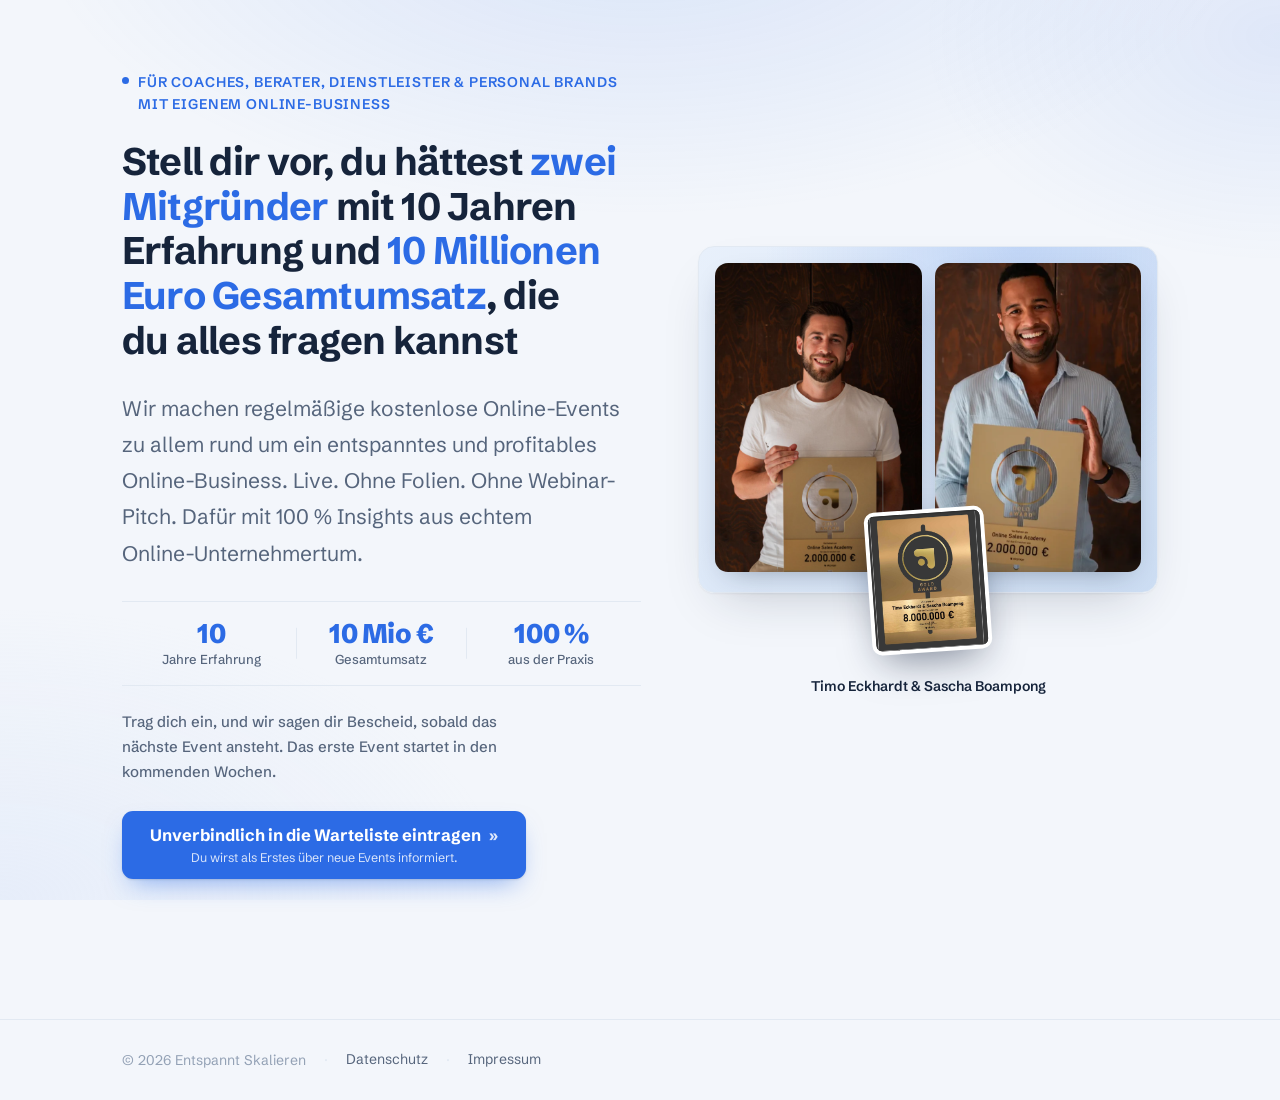
<file: index.html>
<!DOCTYPE html>
<html lang="de">
<head>
  <meta charset="UTF-8" />
  <meta name="viewport" content="width=device-width, initial-scale=1" />
  <title>Warteliste · Entspannt Skalieren</title>
  <meta name="description" content="Regelmäßige Online-Events rund um ein entspanntes und profitables Online-Business. Trag dich auf die Warteliste ein." />

  <!-- Schriften -->
  <link rel="preconnect" href="https://fonts.googleapis.com" />
  <link rel="preconnect" href="https://fonts.gstatic.com" crossorigin />
  <link href="https://fonts.googleapis.com/css2?family=Schibsted+Grotesk:wght@400;500;600;700;800&display=swap" rel="stylesheet" />

  <link rel="stylesheet" href="styles.css?v=7" />

  <!-- =========================================================
       TRACKING (im <head>)
       ACHTUNG: Vor Livegang prüfen, ob diese Site-IDs auf der neuen Subdomain event.entspanntskalieren.de gültig sind oder ob im jeweiligen Dashboard eine neue Domain/Site-ID angelegt werden muss.
       Beide Snippets sind absichtlich auskommentiert – vor Livegang einkommentieren.
       Hinweis: Bringt Vibetrack einen eigenen Cookie-/Consent-Banner mit, ist dieser der EINZIGE Consent-Layer – hier wird bewusst KEIN zweiter, eigener Cookie-Banner eingebaut.
       ========================================================= -->

  <!-- Rybbit -->
  <!-- <script defer src="https://app.rybbit.io/api/script.js" data-site-id="d5ad8084cade"></script> -->

  <!-- Vibetrack -->
  <!-- <script defer src="https://vt.entspanntskalieren.de/script.js" data-site-id="VT-29D4DAB7-68626"></script> -->
</head>

<body>
  <div class="page">
    <main class="page__main">

      <section class="section hero">
        <div class="container container--wide">
          <div class="hero__grid">

            <!-- Kopf: Pre-Headline + Headline -->
            <div class="hero__head">
              <!-- 1) Pre-Headline -->
              <p class="pre-headline">Für Coaches, Berater, Dienstleister &amp; Personal Brands mit eigenem Online-Business</p>

              <!-- 2) Haupt-Headline -->
              <h1 class="headline">Stell dir vor, du hättest <em>zwei Mitgründer</em> mit 10 Jahren Erfahrung und <em>10 Millionen Euro Gesamtumsatz</em>, die du alles fragen kannst</h1>
            </div>

            <!-- 3) Social Proof: beide Gründer + gemeinsamer Gold Award -->
            <div class="hero__media">
              <figure class="proof">
                <div class="proof__photos">
                  <div class="proof__photo">
                    <img src="images/gruender-1.png" alt="Timo Eckhardt mit dem Gold Award für 2.000.000 € Umsatz" />
                  </div>
                  <div class="proof__photo">
                    <img src="images/gruender-2.png" alt="Sascha Boampong mit dem Gold Award für 2.000.000 € Umsatz" />
                  </div>
                </div>
                <div class="proof__award">
                  <img src="images/gold-award.png" alt="Gold Award – verliehen an Timo Eckhardt &amp; Sascha Boampong für 8.000.000 € Umsatz" />
                </div>
              </figure>
              <figcaption class="proof__names">Timo Eckhardt &amp; Sascha Boampong</figcaption>
            </div>

            <!-- Rest: Subline + Stats + Hinweis + Button + Reassurance -->
            <div class="hero__rest">
              <!-- 4) Subline -->
              <p class="subline">Wir machen regelmäßige kostenlose Online-Events zu allem rund um ein entspanntes und profitables Online-Business. Live. Ohne Folien. Ohne Webinar-Pitch. Dafür mit 100 % Insights aus echtem Online-Unternehmertum.</p>

              <!-- 5) Stats-Strip (scannbarer Trust-Signal) -->
              <ul class="stats">
                <li class="stat">
                  <span class="stat__num">10</span>
                  <span class="stat__label">Jahre Erfahrung</span>
                </li>
                <li class="stat">
                  <span class="stat__num">10 Mio €</span>
                  <span class="stat__label">Gesamtumsatz</span>
                </li>
                <li class="stat">
                  <span class="stat__num">100 %</span>
                  <span class="stat__label">aus der Praxis</span>
                </li>
              </ul>

              <!-- 6) Hinweis vor dem Button -->
              <p class="optin-note">Trag dich ein, und wir sagen dir Bescheid, sobald das nächste Event ansteht. Das erste Event startet in den kommenden Wochen.</p>

              <!-- 7) Call-to-Action – öffnet das Wartelisten-Popup -->
              <div class="cta-row">
                <button type="button" class="btn btn--stack" data-open-modal>
                  <span class="btn__main">Unverbindlich in die Warteliste eintragen <span class="btn__arrows" aria-hidden="true">&raquo;</span></span>
                  <span class="btn__sub">Du wirst als Erstes über neue Events informiert.</span>
                </button>
              </div>
            </div>

          </div>
        </div>
      </section>
    </main>

    <!-- =====================================================
         FOOTER (identisch auf allen drei Seiten)
         ===================================================== -->
    <footer class="site-footer">
      <div class="container container--wide site-footer__inner">
        <span>© 2026 Entspannt Skalieren</span>
        <span class="site-footer__sep" aria-hidden="true">·</span>
        <a href="https://entspanntskalieren.de/datenschutz">Datenschutz</a>
        <span class="site-footer__sep" aria-hidden="true">·</span>
        <a href="https://entspanntskalieren.de/impressum">Impressum</a>
      </div>
    </footer>
  </div>

  <!-- =====================================================
       WARTELISTEN-POPUP
       Öffnet sich über den Button „Auf die Warteliste".
       Enthält das Kit-Formular (Vorname + E-Mail + ein Button).
       Felder & Button-Text werden im Kit-Formular (data-uid)
       konfiguriert; Kit übernimmt Bestätigung/Weiterleitung (DOI).
       ===================================================== -->
  <div class="modal" id="waitlist-modal" hidden>
    <div class="modal__overlay" data-close-modal></div>
    <div class="modal__dialog" role="dialog" aria-modal="true" aria-labelledby="modal-title">
      <button type="button" class="modal__close" data-close-modal aria-label="Schließen">&times;</button>
      <h2 class="modal__title" id="modal-title">Auf die Warteliste</h2>
      <p class="modal__text">Trag Vorname und E-Mail ein – wir sagen dir Bescheid, sobald das nächste Event ansteht.</p>

      <!-- =================================================
           EIGENES OPT-IN-FORMULAR (im Seiten-Design)
           Sendet an das Kit-Formular (data-sv-form 9600935) per
           verstecktem iframe – so gibt es kein CORS-Problem und
           kein roher JSON-Response wird angezeigt. Felder tragen
           die von Kit erwarteten Namen:
             - Vorname  -> name="fields[first_name]"
             - E-Mail    -> name="email_address"
           Kit legt die Person als „unbestätigt" an und schickt die
           Double-Opt-in-Mail. Nach dem Absenden leiten wir selbst
           auf /fast-geschafft weiter (Bestätigung steht aus).
           ================================================= -->
      <form
        id="waitlist-form"
        action="https://app.kit.com/forms/9600935/subscriptions"
        method="post"
        target="ck-sink"
        novalidate>

        <p class="form-error" id="form-error" hidden>Bitte gib deinen Vornamen und eine gültige E-Mail-Adresse ein.</p>

        <div class="form-field">
          <label class="form-field__label" for="first_name">Vorname</label>
          <input
            id="first_name"
            class="input"
            type="text"
            name="fields[first_name]"
            placeholder="Dein Vorname"
            autocomplete="given-name"
            required />
        </div>

        <div class="form-field">
          <label class="form-field__label" for="email_address">E-Mail-Adresse</label>
          <input
            id="email_address"
            class="input"
            type="email"
            name="email_address"
            placeholder="deine@email.de"
            autocomplete="email"
            required />
        </div>

        <button type="submit" class="btn btn--block" id="waitlist-submit">Setz mich auf die Warteliste</button>
      </form>

      <!-- Verstecktes Ziel für die Kit-Übermittlung -->
      <iframe name="ck-sink" id="ck-sink" title="Kit" style="display:none" aria-hidden="true"></iframe>

      <p class="reassurance">Kein Spam. Wir melden uns nur, wenn’s wirklich ein Event gibt.</p>
    </div>
  </div>

  <!-- Popup-Logik + Formular-Übermittlung an Kit -->
  <script>
    (function () {
      var modal = document.getElementById('waitlist-modal');
      if (!modal) return;
      function openModal() {
        modal.hidden = false;
        document.body.style.overflow = 'hidden';
      }
      function closeModal() {
        modal.hidden = true;
        document.body.style.overflow = '';
      }
      document.querySelectorAll('[data-open-modal]').forEach(function (btn) {
        btn.addEventListener('click', openModal);
      });
      modal.querySelectorAll('[data-close-modal]').forEach(function (btn) {
        btn.addEventListener('click', closeModal);
      });
      document.addEventListener('keydown', function (e) {
        if (e.key === 'Escape' && !modal.hidden) closeModal();
      });

      // --- Formular an Kit senden, dann auf /fast-geschafft weiterleiten ---
      var form = document.getElementById('waitlist-form');
      var sink = document.getElementById('ck-sink');
      var submit = document.getElementById('waitlist-submit');
      var errorBox = document.getElementById('form-error');
      var submitted = false;

      form.addEventListener('submit', function (e) {
        // Eigene Pflichtfeld-/E-Mail-Prüfung (novalidate -> wir steuern Fehler selbst)
        if (!form.checkValidity()) {
          e.preventDefault();
          errorBox.hidden = false;
          return;
        }
        errorBox.hidden = true;
        submitted = true;
        submit.disabled = true;
        submit.textContent = 'Wird gesendet …';
        // Native Übermittlung läuft in den versteckten iframe weiter (kein preventDefault).
      });

      // Sobald Kit geantwortet hat (iframe geladen), zur Pending-Seite weiterleiten.
      sink.addEventListener('load', function () {
        if (submitted) window.location.href = 'fast-geschafft.html';
      });
      // Sicherheits-Fallback, falls das load-Event ausbleibt.
      form.addEventListener('submit', function () {
        setTimeout(function () {
          if (submitted) window.location.href = 'fast-geschafft.html';
        }, 2500);
      });
    })();
  </script>
</body>
</html>
</file>
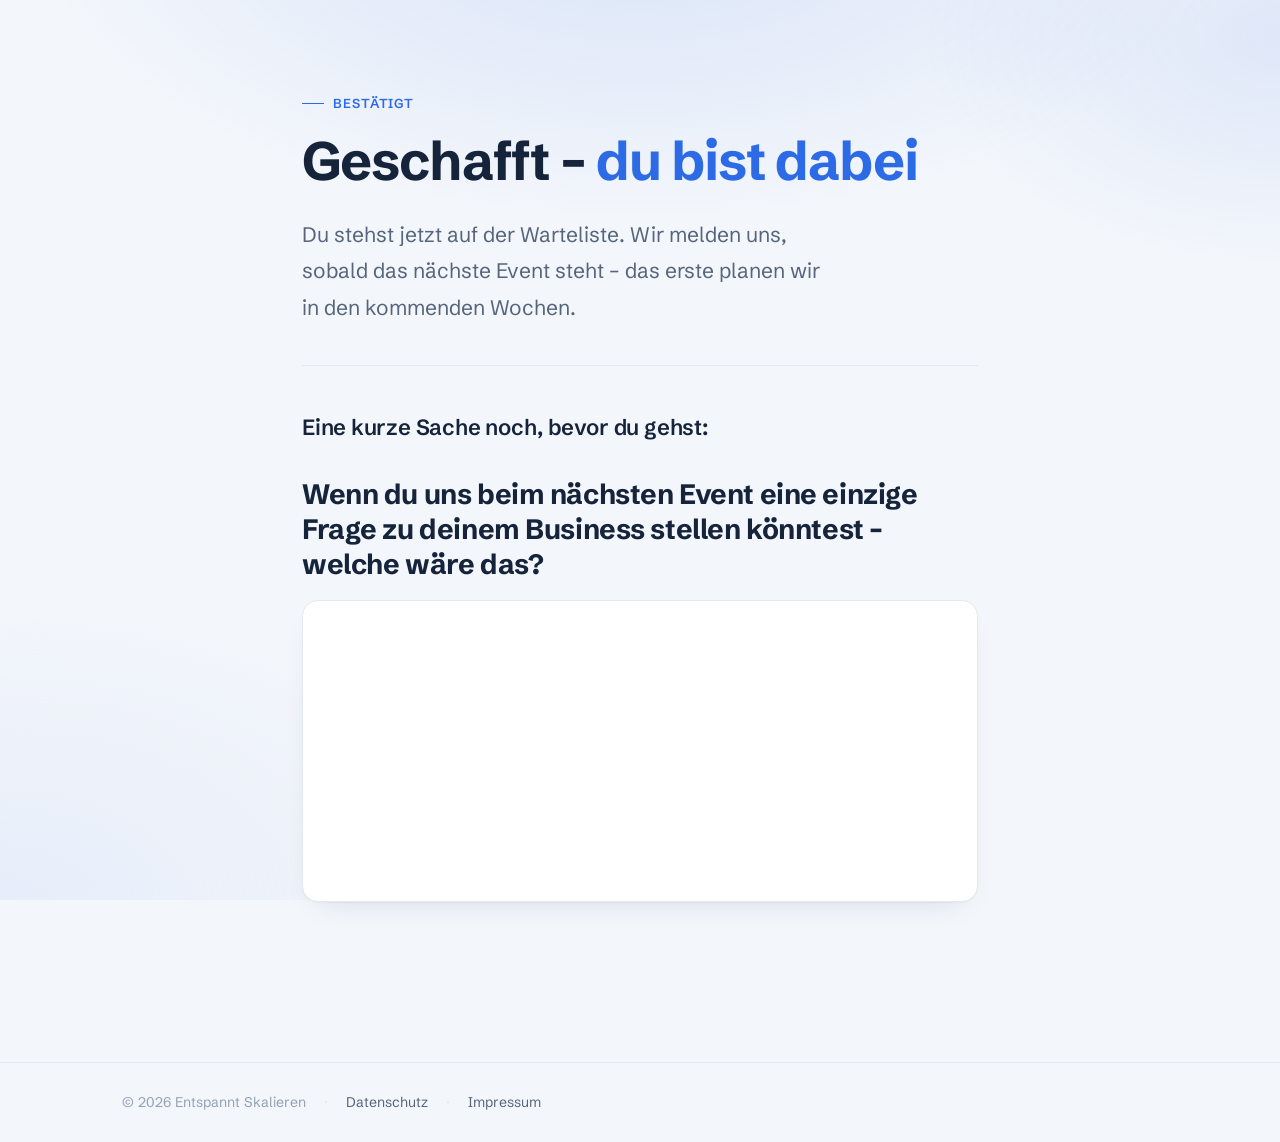
<file: dabei.html>
<!DOCTYPE html>
<html lang="de">
<head>
  <meta charset="UTF-8" />
  <meta name="viewport" content="width=device-width, initial-scale=1" />
  <title>Du bist dabei · Entspannt Skalieren</title>
  <meta name="robots" content="noindex" />

  <!-- Schriften -->
  <link rel="preconnect" href="https://fonts.googleapis.com" />
  <link rel="preconnect" href="https://fonts.gstatic.com" crossorigin />
  <link href="https://fonts.googleapis.com/css2?family=Schibsted+Grotesk:wght@400;500;600;700;800&display=swap" rel="stylesheet" />

  <link rel="stylesheet" href="styles.css" />

  <!-- =========================================================
       TRACKING (im <head>)
       ACHTUNG: Vor Livegang prüfen, ob diese Site-IDs auf der neuen Subdomain event.entspanntskalieren.de gültig sind oder ob im jeweiligen Dashboard eine neue Domain/Site-ID angelegt werden muss.
       Beide Snippets sind absichtlich auskommentiert – vor Livegang einkommentieren.
       Hinweis: Bringt Vibetrack einen eigenen Cookie-/Consent-Banner mit, ist dieser der EINZIGE Consent-Layer – hier wird bewusst KEIN zweiter, eigener Cookie-Banner eingebaut.
       ========================================================= -->

  <!-- Rybbit -->
  <!-- <script defer src="https://app.rybbit.io/api/script.js" data-site-id="d5ad8084cade"></script> -->

  <!-- Vibetrack -->
  <!-- <script defer src="https://vt.entspanntskalieren.de/script.js" data-site-id="VT-29D4DAB7-68626"></script> -->
</head>

<body>
  <div class="page">
    <main class="page__main">
      <section class="section">
        <div class="container">

          <!-- 1) Headline -->
          <p class="eyebrow">Bestätigt</p>
          <h1 class="headline">Geschafft – <em>du bist dabei</em></h1>

          <!-- 2) Text -->
          <p class="subline">Du stehst jetzt auf der Warteliste. Wir melden uns, sobald das nächste Event steht – das erste planen wir in den kommenden Wochen.</p>

          <!-- 3) Überleitung -->
          <p class="transition-line mt-40">Eine kurze Sache noch, bevor du gehst:</p>

          <!-- 4) Frage (Tally-Titel ist im Embed ausgeblendet → hier sichtbar) -->
          <p class="form-prompt mt-32">Wenn du uns beim nächsten Event eine einzige Frage zu deinem Business stellen könntest – welche wäre das?</p>

          <!-- 5) Eingebettetes Tally-Formular -->
          <div class="embed-frame">
            <iframe
              data-tally-src="https://tally.so/embed/0QGyp6?alignLeft=1&amp;hideTitle=1&amp;transparentBackground=1&amp;dynamicHeight=1"
              loading="lazy"
              width="100%"
              height="259"
              frameborder="0"
              marginheight="0"
              marginwidth="0"
              title="Wenn du uns beim nächsten Event eine einzige Frage zu deinem Business stellen könntest – welche wäre das?"></iframe>
          </div>

        </div>
      </section>
    </main>

    <!-- FOOTER (identisch auf allen drei Seiten) -->
    <footer class="site-footer">
      <div class="container container--wide site-footer__inner">
        <span>© 2026 Entspannt Skalieren</span>
        <span class="site-footer__sep" aria-hidden="true">·</span>
        <a href="https://entspanntskalieren.de/datenschutz">Datenschutz</a>
        <span class="site-footer__sep" aria-hidden="true">·</span>
        <a href="https://entspanntskalieren.de/impressum">Impressum</a>
      </div>
    </footer>
  </div>

  <!-- Tally-Widget: lädt die eingebetteten Formulare (data-tally-src) -->
  <script>var d=document,w="https://tally.so/widgets/embed.js",v=function(){"undefined"!=typeof Tally?Tally.loadEmbeds():d.querySelectorAll("iframe[data-tally-src]:not([src])").forEach((function(e){e.src=e.dataset.tallySrc}))};if("undefined"!=typeof Tally)v();else if(d.querySelector('script[src="'+w+'"]')==null){var s=d.createElement("script");s.src=w,s.onload=v,s.onerror=v,d.body.appendChild(s);}</script>
</body>
</html>
</file>
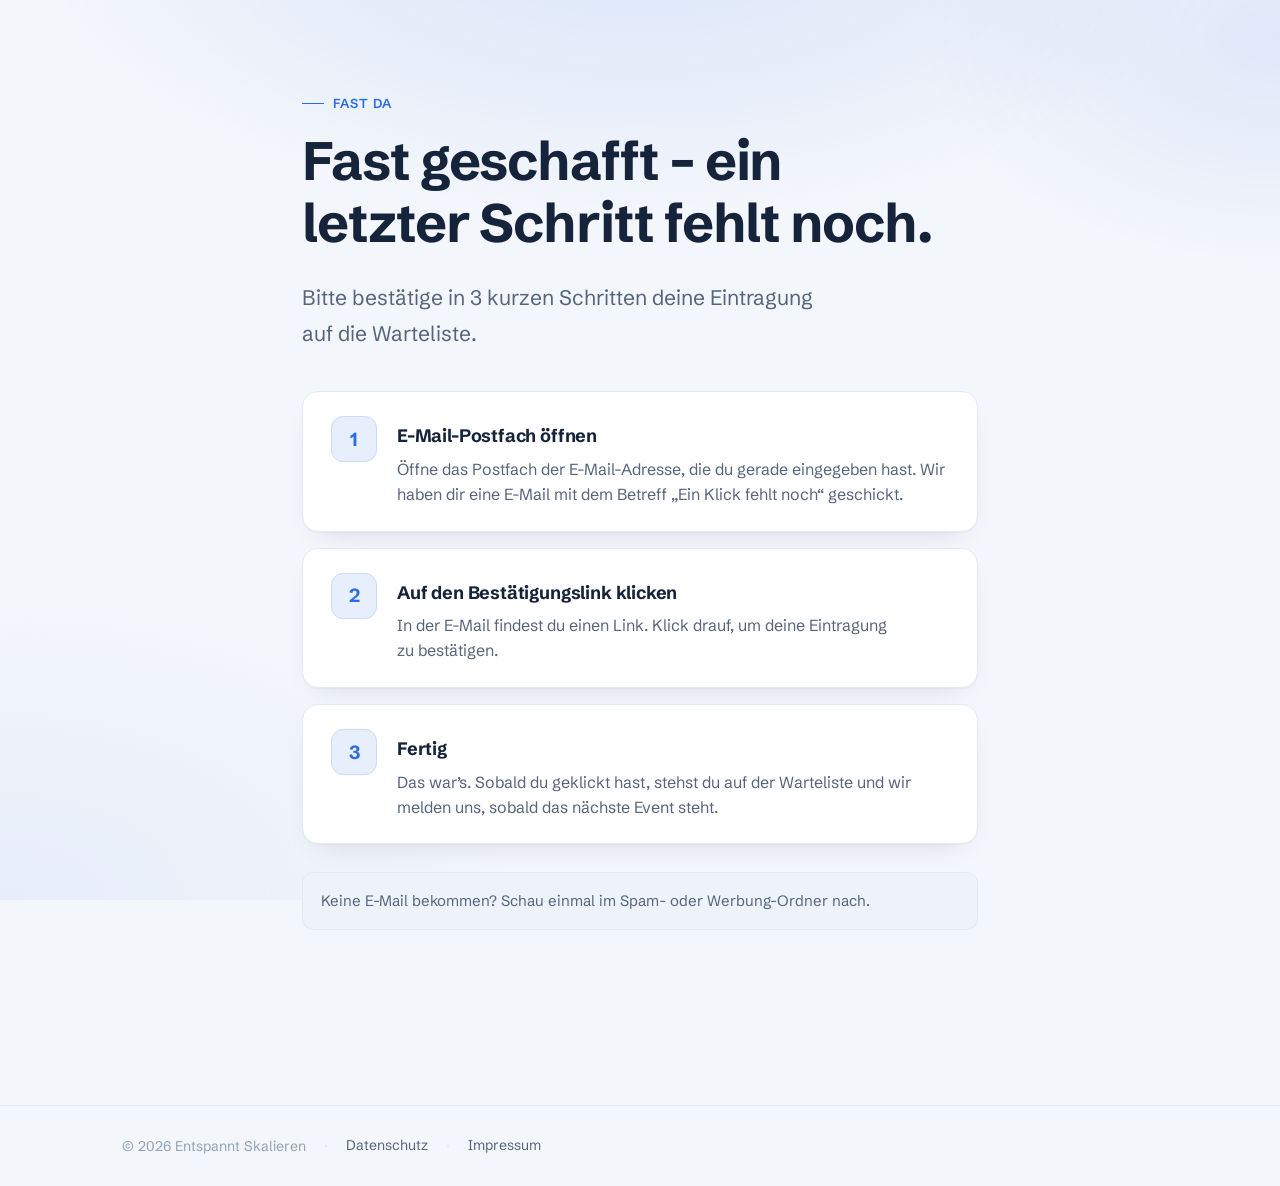
<file: fast-geschafft.html>
<!DOCTYPE html>
<html lang="de">
<head>
  <meta charset="UTF-8" />
  <meta name="viewport" content="width=device-width, initial-scale=1" />
  <title>Fast geschafft · Entspannt Skalieren</title>
  <meta name="robots" content="noindex" />

  <!-- Schriften -->
  <link rel="preconnect" href="https://fonts.googleapis.com" />
  <link rel="preconnect" href="https://fonts.gstatic.com" crossorigin />
  <link href="https://fonts.googleapis.com/css2?family=Schibsted+Grotesk:wght@400;500;600;700;800&display=swap" rel="stylesheet" />

  <link rel="stylesheet" href="styles.css" />

  <!-- =========================================================
       TRACKING (im <head>)
       ACHTUNG: Vor Livegang prüfen, ob diese Site-IDs auf der neuen Subdomain event.entspanntskalieren.de gültig sind oder ob im jeweiligen Dashboard eine neue Domain/Site-ID angelegt werden muss.
       Beide Snippets sind absichtlich auskommentiert – vor Livegang einkommentieren.
       Hinweis: Bringt Vibetrack einen eigenen Cookie-/Consent-Banner mit, ist dieser der EINZIGE Consent-Layer – hier wird bewusst KEIN zweiter, eigener Cookie-Banner eingebaut.
       ========================================================= -->

  <!-- Rybbit -->
  <!-- <script defer src="https://app.rybbit.io/api/script.js" data-site-id="d5ad8084cade"></script> -->

  <!-- Vibetrack -->
  <!-- <script defer src="https://vt.entspanntskalieren.de/script.js" data-site-id="VT-29D4DAB7-68626"></script> -->
</head>

<body>
  <div class="page">
    <main class="page__main">
      <section class="section">
        <div class="container">

          <!-- 1) Headline -->
          <p class="eyebrow">Fast da</p>
          <h1 class="headline">Fast geschafft – ein letzter Schritt fehlt noch.</h1>

          <!-- 2) Subline -->
          <p class="subline">Bitte bestätige in 3 kurzen Schritten deine Eintragung auf die Warteliste.</p>

          <!-- 3) Drei nummerierte Schritte -->
          <ol class="steps mt-40">
            <li class="step">
              <span class="step__num" aria-hidden="true">1</span>
              <div class="step__body">
                <h2 class="step__title">E-Mail-Postfach öffnen</h2>
                <p class="step__text">Öffne das Postfach der E-Mail-Adresse, die du gerade eingegeben hast. Wir haben dir eine E-Mail mit dem Betreff „Ein Klick fehlt noch“ geschickt.</p>
              </div>
            </li>
            <li class="step">
              <span class="step__num" aria-hidden="true">2</span>
              <div class="step__body">
                <h2 class="step__title">Auf den Bestätigungslink klicken</h2>
                <p class="step__text">In der E-Mail findest du einen Link. Klick drauf, um deine Eintragung zu bestätigen.</p>
              </div>
            </li>
            <li class="step">
              <span class="step__num" aria-hidden="true">3</span>
              <div class="step__body">
                <h2 class="step__title">Fertig</h2>
                <p class="step__text">Das war’s. Sobald du geklickt hast, stehst du auf der Warteliste und wir melden uns, sobald das nächste Event steht.</p>
              </div>
            </li>
          </ol>

          <!-- 4) Hinweis -->
          <p class="note">Keine E-Mail bekommen? Schau einmal im Spam- oder Werbung-Ordner nach.</p>

        </div>
      </section>
    </main>

    <!-- FOOTER (identisch auf allen drei Seiten) -->
    <footer class="site-footer">
      <div class="container container--wide site-footer__inner">
        <span>© 2026 Entspannt Skalieren</span>
        <span class="site-footer__sep" aria-hidden="true">·</span>
        <a href="https://entspanntskalieren.de/datenschutz">Datenschutz</a>
        <span class="site-footer__sep" aria-hidden="true">·</span>
        <a href="https://entspanntskalieren.de/impressum">Impressum</a>
      </div>
    </footer>
  </div>
</body>
</html>
</file>
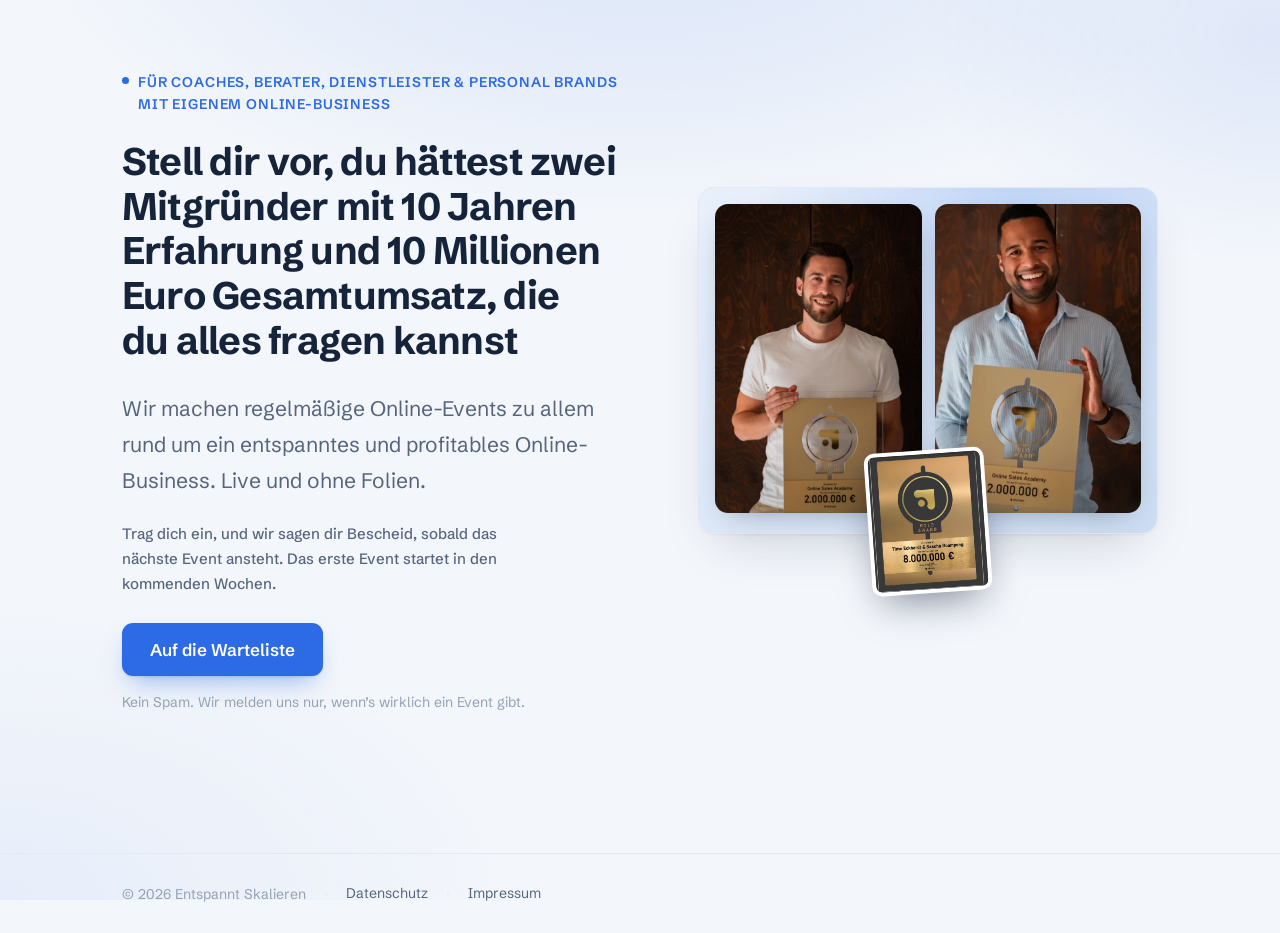
<file: warteliste.html>
<!DOCTYPE html>
<html lang="de">
<head>
  <meta charset="UTF-8" />
  <meta name="viewport" content="width=device-width, initial-scale=1" />
  <title>Warteliste · Entspannt Skalieren</title>
  <meta name="description" content="Regelmäßige Online-Events rund um ein entspanntes und profitables Online-Business. Trag dich auf die Warteliste ein." />

  <!-- Schriften -->
  <link rel="preconnect" href="https://fonts.googleapis.com" />
  <link rel="preconnect" href="https://fonts.gstatic.com" crossorigin />
  <link href="https://fonts.googleapis.com/css2?family=Schibsted+Grotesk:wght@400;500;600;700;800&display=swap" rel="stylesheet" />

  <link rel="stylesheet" href="styles.css" />

  <!-- =========================================================
       TRACKING (im <head>)
       ACHTUNG: Vor Livegang prüfen, ob diese Site-IDs auf der neuen Subdomain event.entspanntskalieren.de gültig sind oder ob im jeweiligen Dashboard eine neue Domain/Site-ID angelegt werden muss.
       Beide Snippets sind absichtlich auskommentiert – vor Livegang einkommentieren.
       Hinweis: Bringt Vibetrack einen eigenen Cookie-/Consent-Banner mit, ist dieser der EINZIGE Consent-Layer – hier wird bewusst KEIN zweiter, eigener Cookie-Banner eingebaut.
       ========================================================= -->

  <!-- Rybbit -->
  <!-- <script defer src="https://app.rybbit.io/api/script.js" data-site-id="d5ad8084cade"></script> -->

  <!-- Vibetrack -->
  <!-- <script defer src="https://vt.entspanntskalieren.de/script.js" data-site-id="VT-29D4DAB7-68626"></script> -->
</head>

<body>
  <div class="page">
    <main class="page__main">

      <section class="section hero">
        <div class="container container--wide">
          <div class="hero__grid">

            <!-- Kopf: Pre-Headline + Headline -->
            <div class="hero__head">
              <!-- 1) Pre-Headline -->
              <p class="pre-headline">Für Coaches, Berater, Dienstleister &amp; Personal Brands mit eigenem Online-Business</p>

              <!-- 2) Haupt-Headline -->
              <h1 class="headline">Stell dir vor, du hättest zwei Mitgründer mit 10 Jahren Erfahrung und 10 Millionen Euro Gesamtumsatz, die du alles fragen kannst</h1>
            </div>

            <!-- 3) Mockup: beide Gründer + gemeinsamer Gold Award -->
            <div class="hero__media">
              <div class="proof">
                <div class="proof__photos">
                  <figure class="proof__photo">
                    <img src="images/gruender-1.png" alt="Mitgründer mit dem Gold Award" />
                  </figure>
                  <figure class="proof__photo">
                    <img src="images/gruender-2.png" alt="Mitgründer mit dem Gold Award" />
                  </figure>
                </div>
                <div class="proof__award">
                  <img src="images/gold-award.png" alt="Gold Award – verliehen an Timo Eckhardt &amp; Sascha Boampong für 8.000.000 € Umsatz" />
                </div>
              </div>
            </div>

            <!-- Rest: Subline + Hinweis + Button + Reassurance -->
            <div class="hero__rest">
              <!-- 4) Subline -->
              <p class="subline">Wir machen regelmäßige Online-Events zu allem rund um ein entspanntes und profitables Online-Business. Live und ohne Folien.</p>

              <!-- 5) Hinweis vor dem Button -->
              <p class="optin-note">Trag dich ein, und wir sagen dir Bescheid, sobald das nächste Event ansteht. Das erste Event startet in den kommenden Wochen.</p>

              <!-- 6) Call-to-Action – öffnet das Wartelisten-Popup -->
              <div class="cta-row">
                <button type="button" class="btn" data-open-modal>Auf die Warteliste</button>
              </div>

              <!-- 7) Reassurance unter dem Button -->
              <p class="reassurance">Kein Spam. Wir melden uns nur, wenn’s wirklich ein Event gibt.</p>
            </div>

          </div>
        </div>
      </section>
    </main>

    <!-- =====================================================
         FOOTER (identisch auf allen drei Seiten)
         ===================================================== -->
    <footer class="site-footer">
      <div class="container container--wide site-footer__inner">
        <span>© 2026 Entspannt Skalieren</span>
        <span class="site-footer__sep" aria-hidden="true">·</span>
        <a href="https://entspanntskalieren.de/datenschutz">Datenschutz</a>
        <span class="site-footer__sep" aria-hidden="true">·</span>
        <a href="https://entspanntskalieren.de/impressum">Impressum</a>
      </div>
    </footer>
  </div>

  <!-- =====================================================
       WARTELISTEN-POPUP
       Öffnet sich über den Button „Auf die Warteliste".
       Enthält das Kit-Formular (Vorname + E-Mail + ein Button).
       Felder & Button-Text werden im Kit-Formular (data-uid)
       konfiguriert; Kit übernimmt Bestätigung/Weiterleitung (DOI).
       ===================================================== -->
  <div class="modal" id="waitlist-modal" hidden>
    <div class="modal__overlay" data-close-modal></div>
    <div class="modal__dialog" role="dialog" aria-modal="true" aria-labelledby="modal-title">
      <button type="button" class="modal__close" data-close-modal aria-label="Schließen">&times;</button>
      <h2 class="modal__title" id="modal-title">Auf die Warteliste</h2>
      <p class="modal__text">Trag Vorname und E-Mail ein – wir sagen dir Bescheid, sobald das nächste Event ansteht.</p>

      <!-- =================================================
           EIGENES OPT-IN-FORMULAR (im Seiten-Design)
           Sendet an das Kit-Formular (data-sv-form 9600935) per
           verstecktem iframe – so gibt es kein CORS-Problem und
           kein roher JSON-Response wird angezeigt. Felder tragen
           die von Kit erwarteten Namen:
             - Vorname  -> name="fields[first_name]"
             - E-Mail    -> name="email_address"
           Kit legt die Person als „unbestätigt" an und schickt die
           Double-Opt-in-Mail. Nach dem Absenden leiten wir selbst
           auf /fast-geschafft weiter (Bestätigung steht aus).
           ================================================= -->
      <form
        id="waitlist-form"
        action="https://app.kit.com/forms/9600935/subscriptions"
        method="post"
        target="ck-sink"
        novalidate>

        <p class="form-error" id="form-error" hidden>Bitte gib deinen Vornamen und eine gültige E-Mail-Adresse ein.</p>

        <div class="form-field">
          <label class="form-field__label" for="first_name">Vorname</label>
          <input
            id="first_name"
            class="input"
            type="text"
            name="fields[first_name]"
            placeholder="Dein Vorname"
            autocomplete="given-name"
            required />
        </div>

        <div class="form-field">
          <label class="form-field__label" for="email_address">E-Mail-Adresse</label>
          <input
            id="email_address"
            class="input"
            type="email"
            name="email_address"
            placeholder="deine@email.de"
            autocomplete="email"
            required />
        </div>

        <button type="submit" class="btn btn--block" id="waitlist-submit">Auf die Warteliste</button>
      </form>

      <!-- Verstecktes Ziel für die Kit-Übermittlung -->
      <iframe name="ck-sink" id="ck-sink" title="Kit" style="display:none" aria-hidden="true"></iframe>

      <p class="reassurance">Kein Spam. Wir melden uns nur, wenn’s wirklich ein Event gibt.</p>
    </div>
  </div>

  <!-- Popup-Logik + Formular-Übermittlung an Kit -->
  <script>
    (function () {
      var modal = document.getElementById('waitlist-modal');
      if (!modal) return;
      function openModal() {
        modal.hidden = false;
        document.body.style.overflow = 'hidden';
      }
      function closeModal() {
        modal.hidden = true;
        document.body.style.overflow = '';
      }
      document.querySelectorAll('[data-open-modal]').forEach(function (btn) {
        btn.addEventListener('click', openModal);
      });
      modal.querySelectorAll('[data-close-modal]').forEach(function (btn) {
        btn.addEventListener('click', closeModal);
      });
      document.addEventListener('keydown', function (e) {
        if (e.key === 'Escape' && !modal.hidden) closeModal();
      });

      // --- Formular an Kit senden, dann auf /fast-geschafft weiterleiten ---
      var form = document.getElementById('waitlist-form');
      var sink = document.getElementById('ck-sink');
      var submit = document.getElementById('waitlist-submit');
      var errorBox = document.getElementById('form-error');
      var submitted = false;

      form.addEventListener('submit', function (e) {
        // Eigene Pflichtfeld-/E-Mail-Prüfung (novalidate -> wir steuern Fehler selbst)
        if (!form.checkValidity()) {
          e.preventDefault();
          errorBox.hidden = false;
          return;
        }
        errorBox.hidden = true;
        submitted = true;
        submit.disabled = true;
        submit.textContent = 'Wird gesendet …';
        // Native Übermittlung läuft in den versteckten iframe weiter (kein preventDefault).
      });

      // Sobald Kit geantwortet hat (iframe geladen), zur Pending-Seite weiterleiten.
      sink.addEventListener('load', function () {
        if (submitted) window.location.href = 'fast-geschafft.html';
      });
      // Sicherheits-Fallback, falls das load-Event ausbleibt.
      form.addEventListener('submit', function () {
        setTimeout(function () {
          if (submitted) window.location.href = 'fast-geschafft.html';
        }, 2500);
      });
    })();
  </script>
</body>
</html>
</file>
<file: styles.css>
/* =============================================================
   Entspannt Skalieren – Funnel
   Gemeinsames Design-System für alle drei Seiten
   (warteliste.html · fast-geschafft.html · dabei.html)

   Farbwelt & Typografie übernommen von saschaboampong.de:
   kühl, klar, professionell – helles Blaugrau-Weiß, tiefes
   Marineblau-Ink, kräftiger Royalblau-Akzent, fette
   serifenlose Headlines mit blau gesetzter Betonung.
   ============================================================= */

/* ---- Design Tokens ---------------------------------------- */
:root {
  /* Kühl-neutrale Basis */
  --bg:          #F3F6FB;   /* helles Blaugrau-Weiß – Seitenhintergrund */
  --bg-deep:     #E9EFF7;   /* leicht tiefer abgesetzt */
  --surface:     #FFFFFF;   /* weiße Karten / Formularflächen */
  --surface-2:   #EEF3FA;   /* zarte Abhebung */

  --ink:         #16243B;   /* tiefes Marineblau – Headlines/Text */
  --ink-soft:    #56657C;   /* Slate – Sekundärtext */
  --ink-faint:   #93A1B5;   /* Micro-Copy / Hinweise */
  --line:        #E2E9F2;   /* Rahmen / Trennlinien */

  /* Akzent – kräftiges Royalblau */
  --accent:        #2C6BE5;
  --accent-hover:  #1E54C0;
  --accent-soft:   #4E86EC;
  --accent-tint:   #E7EEFC; /* sehr helle Akzentfläche */
  --accent-line:   #CBDBF8;

  /* Dunkle Marine-Sektion (wie Referenz-Block der Website) */
  --navy-1: #0E2848;
  --navy-2: #163A63;

  /* Typografie – eine geometrische Grotesk, fett für Headlines */
  --font-display: "Schibsted Grotesk", -apple-system, BlinkMacSystemFont, "Segoe UI", Helvetica, Arial, sans-serif;
  --font-sans:    "Schibsted Grotesk", -apple-system, BlinkMacSystemFont, "Segoe UI", Helvetica, Arial, sans-serif;

  /* Maße */
  --maxw: 720px;          /* Standard-Lesebreite */
  --maxw-wide: 1080px;    /* Hero / breite Sektionen */
  --radius: 16px;
  --radius-sm: 11px;
  --shadow: 0 1px 2px rgba(22,36,59,.05), 0 22px 50px -22px rgba(22,36,59,.22);
  --shadow-soft: 0 1px 2px rgba(22,36,59,.04), 0 12px 30px -18px rgba(22,36,59,.18);
}

/* ---- Reset -------------------------------------------------- */
*, *::before, *::after { box-sizing: border-box; }
html { -webkit-text-size-adjust: 100%; }
body {
  margin: 0;
  position: relative;
  font-family: var(--font-sans);
  background: var(--bg);
  color: var(--ink);
  font-size: 18px;
  line-height: 1.6;
  font-weight: 400;
  -webkit-font-smoothing: antialiased;
  text-rendering: optimizeLegibility;
}
img { max-width: 100%; display: block; }
a { color: inherit; }

/* ---- Atmosphäre: kühle Lichtverläufe (luftig, wie die Site) - */
body::before {
  content: "";
  position: fixed;
  inset: 0;
  z-index: 0;
  pointer-events: none;
  background:
    radial-gradient(70% 50% at 50% -10%, rgba(78,134,236,.16), transparent 68%),
    radial-gradient(40% 36% at 100% 4%, rgba(44,107,229,.10), transparent 70%),
    radial-gradient(55% 45% at 0% 100%, rgba(203,219,248,.30), transparent 72%);
}

/* ---- Layout-Hilfen ----------------------------------------- */
.container {
  width: 100%;
  max-width: var(--maxw);
  margin-inline: auto;
  padding-inline: 22px;
}
.container--wide { max-width: var(--maxw-wide); }

.page {
  position: relative;
  z-index: 1;
  min-height: 100dvh;
  display: flex;
  flex-direction: column;
}
.page__main { flex: 1 0 auto; }

/* Section-Abstand */
.section { padding-block: clamp(40px, 8vw, 84px); }
/* Erste Section direkt unter dem Hero: oben enger, damit
   Headline + Subline + Formular auf Seite 1 above-the-fold bleiben. */
.section--hero-follow { padding-top: clamp(28px, 4vw, 48px); }

/* ---- Typografie -------------------------------------------- */
.pre-headline {
  font-family: var(--font-sans);
  font-size: clamp(12.5px, 2.6vw, 14px);
  font-weight: 600;
  letter-spacing: .06em;
  text-transform: uppercase;
  color: var(--accent);
  margin: 0 0 24px;
  line-height: 1.55;
  display: inline-flex;
  align-items: flex-start;
  gap: 9px;
}
.pre-headline::before {
  content: "";
  width: 7px;
  height: 7px;
  margin-top: 5px;
  border-radius: 50%;
  background: var(--accent);
  flex: 0 0 auto;
}

.headline {
  font-family: var(--font-display);
  font-weight: 700;
  font-size: clamp(31px, 6.2vw, 54px);
  line-height: 1.16;
  letter-spacing: -.02em;
  color: var(--ink);
  margin: 0;
  text-wrap: balance;
}
/* Blau gesetzte Betonung im Headline-Stil der Website */
.headline em, .em {
  font-style: normal;
  color: var(--accent);
}

.subline {
  font-size: clamp(17px, 3.2vw, 21px);
  line-height: 1.72;
  color: var(--ink-soft);
  margin: 24px 0 0;
  max-width: 40ch;
  text-wrap: pretty;
}
.subline--center { margin-inline: auto; }

.lead {
  font-size: clamp(17px, 3vw, 20px);
  line-height: 1.6;
  color: var(--ink-soft);
  text-wrap: pretty;
}

.eyebrow {
  font-size: 13px;
  font-weight: 600;
  letter-spacing: .07em;
  text-transform: uppercase;
  color: var(--accent);
  margin: 0 0 16px;
  display: inline-flex;
  align-items: center;
  gap: 9px;
}
.eyebrow::before {
  content: "";
  width: 22px;
  height: 1.5px;
  background: var(--accent);
  display: inline-block;
}

/* ---- Buttons ----------------------------------------------- */
.btn {
  font-family: var(--font-sans);
  font-size: 17px;
  font-weight: 600;
  line-height: 1;
  display: inline-flex;
  align-items: center;
  justify-content: center;
  gap: 8px;
  padding: 18px 28px;
  border: 0;
  border-radius: var(--radius-sm);
  background: var(--accent);
  color: #fff;
  cursor: pointer;
  text-decoration: none;
  box-shadow: 0 1px 2px rgba(22,36,59,.12), 0 12px 26px -10px rgba(44,107,229,.55);
  transition: background .18s ease, transform .06s ease, box-shadow .18s ease;
}
.btn:hover {
  background: var(--accent-hover);
  box-shadow: 0 1px 2px rgba(22,36,59,.14), 0 16px 32px -10px rgba(44,107,229,.6);
}
.btn:active { transform: translateY(1px); }
.btn--block { width: 100%; }

/* Button mit Untertext (zweizeilig) */
.btn--stack {
  display: flex;
  flex-direction: column;
  gap: 4px;
  line-height: 1.25;
  padding-block: 14px;
  text-align: center;
}
.btn__main {
  display: inline-flex;
  align-items: center;
  gap: 8px;
  font-size: 16.5px;
  font-weight: 700;
}
.btn__arrows {
  font-weight: 700;
  font-size: 17px;
  opacity: .85;
}
.btn__sub {
  font-size: 12.5px;
  font-weight: 400;
  opacity: .82;
}

/* ---- Formular (Opt-in) ------------------------------------- */
.optin {
  position: relative;
  background: var(--surface);
  border: 1px solid var(--line);
  border-radius: var(--radius);
  box-shadow: var(--shadow);
  padding: clamp(22px, 4vw, 32px);
  overflow: hidden;
}
.optin::before {
  content: "";
  position: absolute;
  inset: 0 0 auto 0;
  height: 3px;
  background: linear-gradient(90deg, var(--accent), var(--accent-soft));
}
.optin__micro {
  font-size: 15px;
  line-height: 1.5;
  color: var(--ink-soft);
  margin: 0 0 18px;
  text-wrap: pretty;
}
.field-row {
  display: flex;
  flex-direction: column;
  gap: 10px;
}
.input {
  font-family: var(--font-sans);
  font-size: 17px;
  width: 100%;
  padding: 16px 16px;
  border: 1px solid var(--line);
  border-radius: var(--radius-sm);
  background: #fff;
  color: var(--ink);
  transition: border-color .15s ease, box-shadow .15s ease;
}
.input::placeholder { color: var(--ink-faint); }
.input:focus {
  outline: none;
  border-color: var(--accent);
  box-shadow: 0 0 0 3px var(--accent-tint);
}
.reassurance {
  font-size: 14px;
  color: var(--ink-faint);
  margin: 15px 0 0;
  text-wrap: pretty;
}

/* Ab Tablet: Feld + Button nebeneinander */
@media (min-width: 560px) {
  .field-row { flex-direction: row; }
  .field-row .input { flex: 1 1 auto; }
  .field-row .btn { flex: 0 0 auto; white-space: nowrap; }
}

/* ---- Hero-Bild-Platzhalter (Mockup, im Textfluss) ---------- */
.mockup {
  position: relative;
  width: 100%;
  margin: clamp(26px, 4vw, 36px) 0 0;
  aspect-ratio: 16 / 10;
  max-height: 360px;
  border-radius: var(--radius);
  border: 1px solid var(--line);
  box-shadow: var(--shadow);
  background:
    radial-gradient(80% 130% at 72% 0%, rgba(78,134,236,.28), transparent 60%),
    linear-gradient(135deg, #E8F0FB, #D9E6F7 60%, #CCDDF3);
  display: flex;
  align-items: center;
  justify-content: center;
  overflow: hidden;
}
.mockup__label {
  font-family: ui-monospace, SFMono-Regular, Menlo, Consolas, monospace;
  font-size: 13px;
  letter-spacing: .05em;
  color: var(--ink-soft);
  background: rgba(255,255,255,.72);
  backdrop-filter: blur(2px);
  padding: 10px 16px;
  border: 1px dashed var(--accent-line);
  border-radius: 8px;
  text-align: center;
  line-height: 1.5;
}

/* CTA unter der Subline */
.cta-row { margin-top: clamp(20px, 3vw, 26px); }
/* Mobil: Button über die volle Breite – Desktop: kompakt */
.cta-row .btn { width: 100%; }

/* Hinweis vor dem Button */
.optin-note {
  font-size: 15px;
  line-height: 1.65;
  font-weight: 500;
  color: var(--ink-soft);
  margin: clamp(18px, 3vw, 24px) 0 0;
  max-width: 48ch;
  text-wrap: pretty;
}
.subline strong { color: var(--ink); font-weight: 700; }

/* ---- Stats-Strip (Trust-Signal) --------------------------- */
.stats {
  list-style: none;
  margin: clamp(22px, 4vw, 30px) 0 0;
  padding: 18px 4px;
  display: grid;
  grid-template-columns: repeat(3, 1fr);
  border-block: 1px solid var(--line);
}
.stat {
  display: flex;
  flex-direction: column;
  gap: 3px;
  padding-inline: clamp(6px, 2vw, 14px);
  text-align: center;
  position: relative;
}
.stat + .stat::before {
  content: "";
  position: absolute;
  left: 0;
  top: 50%;
  transform: translateY(-50%);
  height: 64%;
  width: 1px;
  background: var(--line);
}
.stat__num {
  font-family: var(--font-display);
  font-weight: 800;
  font-size: clamp(20px, 4.4vw, 27px);
  letter-spacing: -.02em;
  color: var(--accent);
  line-height: 1.05;
  white-space: nowrap;
}
.stat__label {
  font-size: clamp(11.5px, 2.4vw, 13px);
  font-weight: 500;
  color: var(--ink-soft);
  line-height: 1.25;
}

/* ---- Trust-Row unter dem Button --------------------------- */
.trust-row {
  list-style: none;
  margin: 16px 0 0;
  padding: 0;
  display: flex;
  flex-wrap: wrap;
  gap: 8px 16px;
  font-size: 13.5px;
  font-weight: 500;
  color: var(--ink-soft);
}
.trust-row li {
  display: inline-flex;
  align-items: center;
  gap: 7px;
}
.trust-row li::before {
  content: "";
  width: 15px;
  height: 15px;
  flex: 0 0 auto;
  border-radius: 50%;
  background:
    var(--accent-tint)
    url("data:image/svg+xml,%3Csvg xmlns='http://www.w3.org/2000/svg' viewBox='0 0 16 16'%3E%3Cpath d='M3.5 8.5l3 3 6-7' fill='none' stroke='%232C6BE5' stroke-width='2' stroke-linecap='round' stroke-linejoin='round'/%3E%3C/svg%3E")
    center / 12px no-repeat;
}

/* ---- Hero: einspaltig (mobil) / zweispaltig (Desktop) ------ */
.hero { padding-block: clamp(24px, 4vw, 52px); }
.hero__grid {
  display: grid;
  grid-template-columns: 1fr;
  gap: clamp(18px, 4vw, 28px);
}
/* sanftes Einblenden für hochwertige Anmutung */
.hero__head, .hero__media, .hero__rest {
  animation: hero-in .6s cubic-bezier(.16,.84,.44,1) both;
}
.hero__media { animation-delay: .06s; }
.hero__rest  { animation-delay: .12s; }
@keyframes hero-in {
  from { opacity: 0; transform: translateY(12px); }
  to   { opacity: 1; transform: translateY(0); }
}

/* Mobil: Bildkomposition kompakt halten */
.hero__media { display: flex; flex-direction: column; align-items: center; }
.hero__media .proof {
  margin: 2px auto clamp(46px, 9vw, 70px);
  max-width: 380px;
}
/* ---- Mobil-Reihenfolge & mehr Whitespace (bis 899px) ------ */
@media (max-width: 899px) {
  .hero__grid { gap: clamp(26px, 6vw, 36px); }
  /* Reihenfolge: Headline → Foto/Award (Trust) → Stats → Button → Details.
     Vertrauen zuerst, dann ein schneller CTA – Subline/Hinweis folgen. */
  .hero__head  { order: 1; }
  .hero__media { order: 2; }
  .hero__rest  { order: 3; }

  /* Bildkomposition kompakt halten, damit der CTA schnell erreichbar bleibt */
  .hero__media .proof {
    margin: 0 auto clamp(40px, 9vw, 58px);
    max-width: 320px;
  }
  .hero__media .proof__award {
    width: clamp(90px, 23vw, 108px);
    transform: translate(-50%, 44%) rotate(-4deg);
  }

  .hero__rest {
    display: flex;
    flex-direction: column;
    gap: clamp(24px, 6vw, 30px);
  }
  .hero__rest > * { margin: 0; max-width: none; }
  /* Logischer Lesefluss, Button als letzter Schritt (nichts hängt darunter) */
  .hero__rest .subline    { order: 1; }
  .hero__rest .stats      { order: 2; }
  .hero__rest .optin-note { order: 3; }
  .hero__rest .cta-row    { order: 4; }
}
.proof__names {
  font-size: 14px;
  font-weight: 600;
  color: var(--ink);
  text-align: center;
  margin: 14px 0 0;
}

@media (min-width: 900px) {
  .hero { padding-block: clamp(40px, 5vw, 64px); }
  .hero__grid {
    grid-template-columns: 1.06fr 0.94fr;
    grid-template-areas:
      "head  media"
      "rest  media";
    column-gap: clamp(40px, 4.5vw, 68px);
    row-gap: clamp(16px, 2vw, 24px);
    align-items: start;
  }
  .hero__head  { grid-area: head; }
  .hero__rest  { grid-area: rest; }
  .hero__media { grid-area: media; align-self: center; }
  /* Bildkomposition füllt die Bildspalte */
  .hero__media .proof {
    margin: 0 auto clamp(40px, 4.5vw, 56px);
    max-width: 100%;
    padding: 16px 16px 20px;
  }
  .hero__media .proof__photos { gap: 13px; }
  .hero__media .proof__award {
    width: clamp(96px, 11vw, 120px);
    transform: translate(-50%, 42%) rotate(-4deg);
    border-width: 4px;
  }
  .proof__names { margin-top: clamp(18px, 3vw, 26px); }
  /* Headline kompakter, damit auf dem Desktop alles above the fold passt */
  .hero .headline { font-size: clamp(29px, 3vw, 41px); }
  .hero .subline { margin-top: 4px; max-width: 44ch; }
  .hero .cta-row .btn { width: auto; }
}

/* ---- Social-Proof-Komposition (zwei Gründer + Gold Award) -- */
.proof {
  position: relative;
  margin: clamp(26px, 4vw, 36px) 0 clamp(60px, 10vw, 92px);
  padding: clamp(16px, 3vw, 22px) clamp(16px, 3vw, 22px) clamp(26px, 4vw, 34px);
  border-radius: var(--radius);
  border: 1px solid var(--line);
  background:
    radial-gradient(90% 120% at 70% 0%, rgba(78,134,236,.20), transparent 62%),
    linear-gradient(135deg, #E8F0FB, #D9E6F7 60%, #CCDDF3);
  box-shadow: var(--shadow);
}
.proof__photos {
  display: grid;
  grid-template-columns: 1fr 1fr;
  gap: clamp(12px, 2.4vw, 18px);
}
.proof__photo {
  margin: 0;
  border-radius: 13px;
  overflow: hidden;
  background: #DCE6F4;
  box-shadow: 0 10px 28px -14px rgba(14,28,52,.45);
  /* Originalhöhe der Fotos beibehalten, damit der Award unten sichtbar bleibt */
  aspect-ratio: 2 / 3;
}
.proof__photo img {
  width: 100%;
  height: 100%;
  object-fit: cover;
  object-position: 50% 50%;
}
/* Gold-Award als überlappendes Badge unten mittig */
.proof__award {
  position: absolute;
  left: 50%;
  bottom: 0;
  width: clamp(104px, 18vw, 140px);
  transform: translate(-50%, 46%) rotate(-4deg);
  border-radius: 10px;
  overflow: hidden;
  background: #1c1c1c;
  box-shadow: 0 16px 40px -12px rgba(14,28,52,.55);
  border: 4px solid #fff;
}
.proof__award img { width: 100%; height: auto; display: block; }

/* ---- Modal / Popup (Wartelisten-Eintrag) ------------------- */
.modal[hidden] { display: none; }
.modal {
  position: fixed;
  inset: 0;
  z-index: 100;
  display: flex;
  align-items: center;
  justify-content: center;
  padding: 20px;
}
.modal__overlay {
  position: absolute;
  inset: 0;
  background: rgba(14,28,52,.55);
  backdrop-filter: blur(3px);
  animation: modal-fade .2s ease;
}
.modal__dialog {
  position: relative;
  z-index: 1;
  width: 100%;
  max-width: 460px;
  background: var(--surface);
  border: 1px solid var(--line);
  border-radius: var(--radius);
  box-shadow: 0 30px 80px -24px rgba(14,28,52,.5);
  padding: clamp(26px, 5vw, 38px);
  overflow: hidden;
  animation: modal-pop .24s cubic-bezier(.16,.84,.44,1);
}
.modal__dialog::before {
  content: "";
  position: absolute;
  inset: 0 0 auto 0;
  height: 3px;
  background: linear-gradient(90deg, var(--accent), var(--accent-soft));
}
.modal__close {
  position: absolute;
  top: 12px;
  right: 12px;
  width: 36px;
  height: 36px;
  display: flex;
  align-items: center;
  justify-content: center;
  border: 0;
  border-radius: 9px;
  background: transparent;
  color: var(--ink-faint);
  font-size: 22px;
  line-height: 1;
  cursor: pointer;
  transition: background .15s ease, color .15s ease;
}
.modal__close:hover { background: var(--surface-2); color: var(--ink); }
.modal__title {
  font-family: var(--font-display);
  font-weight: 700;
  font-size: clamp(22px, 4vw, 27px);
  letter-spacing: -.02em;
  line-height: 1.15;
  color: var(--ink);
  margin: 4px 36px 8px 0;
}
.modal__text {
  font-size: 15px;
  line-height: 1.5;
  color: var(--ink-soft);
  margin: 0 0 20px;
  text-wrap: pretty;
}

/* Formularfelder im Popup */
.form-field { margin-bottom: 14px; }
.form-field__label {
  display: block;
  font-size: 13.5px;
  font-weight: 600;
  letter-spacing: .01em;
  color: var(--ink);
  margin: 0 0 7px;
}
.form-error {
  margin: 0 0 14px;
  padding: 11px 14px;
  border-radius: var(--radius-sm);
  background: #FDE8E2;
  border: 1px solid #F2643B;
  color: #C5371A;
  font-size: 14px;
}
.form-error[hidden] { display: none; }
.btn[disabled] { opacity: .65; cursor: default; }

@keyframes modal-fade { from { opacity: 0; } to { opacity: 1; } }
@keyframes modal-pop {
  from { opacity: 0; transform: translateY(10px) scale(.98); }
  to   { opacity: 1; transform: translateY(0) scale(1); }
}

/* ---- Hero-Bild-Platzhalter (Alt, ungenutzt) ---------------- */
.hero-media {
  position: relative;
  width: 100%;
  aspect-ratio: 21 / 8;
  max-height: 320px;
  background:
    radial-gradient(80% 130% at 72% 0%, rgba(78,134,236,.28), transparent 60%),
    linear-gradient(135deg, #E8F0FB, #D9E6F7 60%, #CCDDF3);
  border-bottom: 1px solid var(--line);
  display: flex;
  align-items: center;
  justify-content: center;
  overflow: hidden;
}
.hero-media__label {
  font-family: ui-monospace, SFMono-Regular, Menlo, Consolas, monospace;
  font-size: 13px;
  letter-spacing: .05em;
  color: var(--ink-soft);
  background: rgba(255,255,255,.72);
  backdrop-filter: blur(2px);
  padding: 10px 16px;
  border: 1px dashed var(--accent-line);
  border-radius: 8px;
  text-align: center;
  line-height: 1.5;
}

/* ---- Schritt-Karten (Seite 2) ------------------------------ */
.steps {
  display: grid;
  gap: 16px;
  margin: 0;
  padding: 0;
  list-style: none;
}
.step {
  display: flex;
  gap: 20px;
  align-items: flex-start;
  background: var(--surface);
  border: 1px solid var(--line);
  border-radius: var(--radius);
  box-shadow: var(--shadow-soft);
  padding: 24px clamp(20px, 3vw, 28px);
  transition: transform .18s ease, box-shadow .18s ease;
}
.step:hover {
  transform: translateY(-2px);
  box-shadow: var(--shadow);
}
.step__num {
  flex: 0 0 auto;
  width: 46px;
  height: 46px;
  border-radius: 12px;
  background: var(--accent-tint);
  color: var(--accent);
  font-family: var(--font-display);
  font-weight: 700;
  font-size: 19px;
  display: flex;
  align-items: center;
  justify-content: center;
  border: 1px solid var(--accent-line);
}
.step__body { flex: 1 1 auto; }
.step__title {
  font-family: var(--font-display);
  font-size: 18px;
  font-weight: 700;
  letter-spacing: -.01em;
  margin: 6px 0 6px;
  color: var(--ink);
}
.step__text {
  font-size: 16px;
  line-height: 1.55;
  color: var(--ink-soft);
  margin: 0;
  text-wrap: pretty;
}

/* ---- Hinweis-Box ------------------------------------------- */
.note {
  margin-top: 28px;
  padding: 16px 18px;
  border-radius: var(--radius-sm);
  background: var(--surface-2);
  border: 1px solid var(--line);
  font-size: 15px;
  color: var(--ink-soft);
  text-wrap: pretty;
}

/* ---- Tally-Embed-Bereich (Seite 3) ------------------------- */
.embed-frame {
  margin-top: 18px;
  width: 100%;
  background: var(--surface);
  border: 1px solid var(--line);
  border-radius: var(--radius);
  box-shadow: var(--shadow-soft);
  padding: clamp(10px, 2vw, 16px);
}
.embed-frame__placeholder {
  width: 100%;
  min-height: 360px;
  display: flex;
  align-items: center;
  justify-content: center;
  border: 1px dashed var(--accent-line);
  border-radius: var(--radius-sm);
  background:
    radial-gradient(60% 80% at 50% 0%, var(--accent-tint), transparent 70%),
    var(--surface-2);
}
.embed-frame__label {
  font-family: ui-monospace, SFMono-Regular, Menlo, Consolas, monospace;
  font-size: 13px;
  letter-spacing: .04em;
  color: var(--ink-faint);
  text-align: center;
  padding: 0 16px;
  line-height: 1.6;
}

.form-prompt {
  font-family: var(--font-display);
  font-weight: 700;
  font-size: clamp(21px, 3.8vw, 28px);
  line-height: 1.25;
  letter-spacing: -.015em;
  color: var(--ink);
  margin: 0;
  text-wrap: pretty;
}
.form-prompt__help {
  font-size: 15px;
  color: var(--ink-faint);
  margin: 9px 0 0;
}

/* ---- Divider / Überleitung --------------------------------- */
.transition-line {
  font-family: var(--font-display);
  font-size: clamp(18px, 3vw, 22px);
  font-weight: 600;
  letter-spacing: -.01em;
  color: var(--ink);
  margin: 0;
  padding-top: clamp(28px, 5vw, 44px);
  border-top: 1px solid var(--line);
}

/* ---- Footer (identisch auf allen Seiten) ------------------- */
.site-footer {
  flex-shrink: 0;
  border-top: 1px solid var(--line);
  padding-block: 28px;
  margin-top: clamp(40px, 8vw, 76px);
}
.site-footer__inner {
  display: flex;
  flex-wrap: wrap;
  align-items: center;
  gap: 8px 18px;
  font-size: 14px;
  color: var(--ink-faint);
}
.site-footer a {
  color: var(--ink-soft);
  text-decoration: none;
  border-bottom: 1px solid transparent;
  transition: border-color .15s ease, color .15s ease;
}
.site-footer a:hover { color: var(--accent); border-color: var(--accent-line); }
.site-footer__sep { color: var(--line); }

/* ---- Utilities --------------------------------------------- */
.center { text-align: center; }
.mt-32 { margin-top: 32px; }
.mt-40 { margin-top: 40px; }
.stack > * + * { margin-top: 22px; }
</file>
